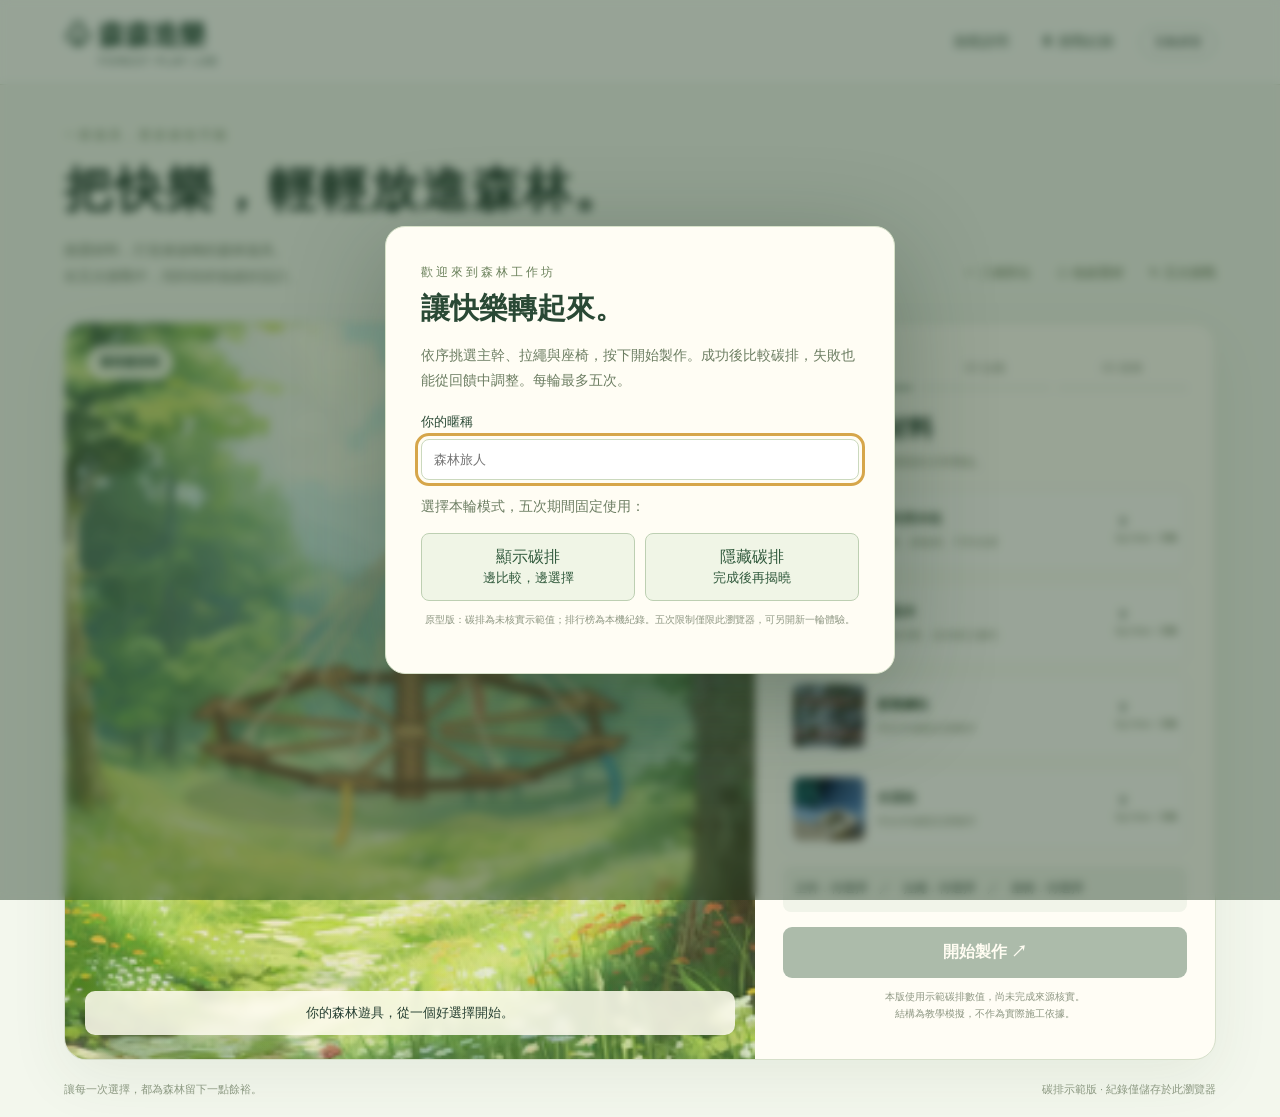
<file: index.html>
<!doctype html><html lang="zh-Hant"><meta charset="utf-8"><meta name="viewport" content="width=device-width,initial-scale=1"><title>森森造樂｜低碳遊具挑戰</title><link rel="stylesheet" href="style.css"><body><header><a class="brand" href="./">♧ 森森造樂 <small>FOREST PLAY LAB</small></a><nav><button onclick="showInfo()">遊戲說明</button><button onclick="showBoard()">♜ 挑戰紀錄</button><span class="pill">互動原型</span></nav></header><main><section class="intro"><span class="eyebrow">一座遊具，更多綠色可能</span><h1>把快樂，<br>輕輕放進森林。</h1><p>挑選材料，打造會旋轉的森林遊具。<br>在五次挑戰中，找到你的低碳好設計。</p><div class="tags"><span>✧ 三個部位</span><span>♧ 低碳選材</span><span>↻ 五次挑戰</span></div></section><section class="workspace"><div class="scene"><div class="scene-head"><span>森林建造區</span><span id="remaining">剩餘 5 / 5 次</span></div><svg viewBox="0 0 700 480" aria-label="旋轉遊具預覽"><defs><linearGradient id="wood"><stop stop-color="#65472f"/><stop offset=".5" stop-color="#af8857"/><stop offset="1" stop-color="#705237"/></linearGradient></defs><ellipse cx="350" cy="400" rx="230" ry="37" fill="#314b2f" opacity=".17"/><g id="structure"><path id="pole" d="M335 400 L340 100 Q350 87 360 100 L365 400Z" fill="url(#wood)" stroke="#705132" stroke-width="3"/><path d="M347 120L345 385M357 180L354 320" stroke="#d2b58a" opacity=".4" stroke-width="3"/><g id="ride"><g id="ropes" stroke="#d5c8a1" stroke-width="5" fill="none"><path d="M350 130L150 335M350 130L550 335M350 130L350 390M350 130L350 285"/></g><g id="seat" fill="#a38151" stroke="#674c31" stroke-width="4"><path d="M130 325L350 275L570 325L350 405Z"/><path d="M185 329L350 296L515 329L350 382Z" fill="#73975a"/><path d="M140 335L350 414L560 335" fill="none" stroke-width="13"/><path d="M350 285V399M142 330L557 330" stroke-width="9"/></g></g></g><g id="hammers" visibility="hidden" font-size="65"><image class="mallet mallet-one" href="mallet-cutout.png" x="190" y="170" width="125" height="105"/><image class="mallet mallet-two" href="mallet-cutout.png" x="420" y="270" width="125" height="105"/><image class="mallet mallet-three" href="mallet-cutout.png" x="290" y="320" width="125" height="105"/></g></svg><div id="sceneCaption" class="scene-caption">你的森林遊具，從一個好選擇開始。</div><div id="flash"></div></div><aside><div class="steps" id="steps"></div><h2 id="partTitle">選擇主幹材料</h2><p class="muted" id="partHint">撐起整座遊具，先從穩固的主幹開始。</p><div id="materials"></div><div class="summary" id="summary"></div><button id="build" class="primary" disabled onclick="build()">開始製作 ↗</button><p class="fine">本版使用示範碳排數值，尚未完成來源核實。<br>結構為教學模擬，不作為實際施工依據。</p></aside></section><footer><span>讓每一次選擇，都為森林留下一點餘裕。</span><span>碳排示範版 · 紀錄僅儲存於此瀏覽器</span></footer></main><dialog id="modal"></dialog><script src="app.js"></script></body></html>
</file>
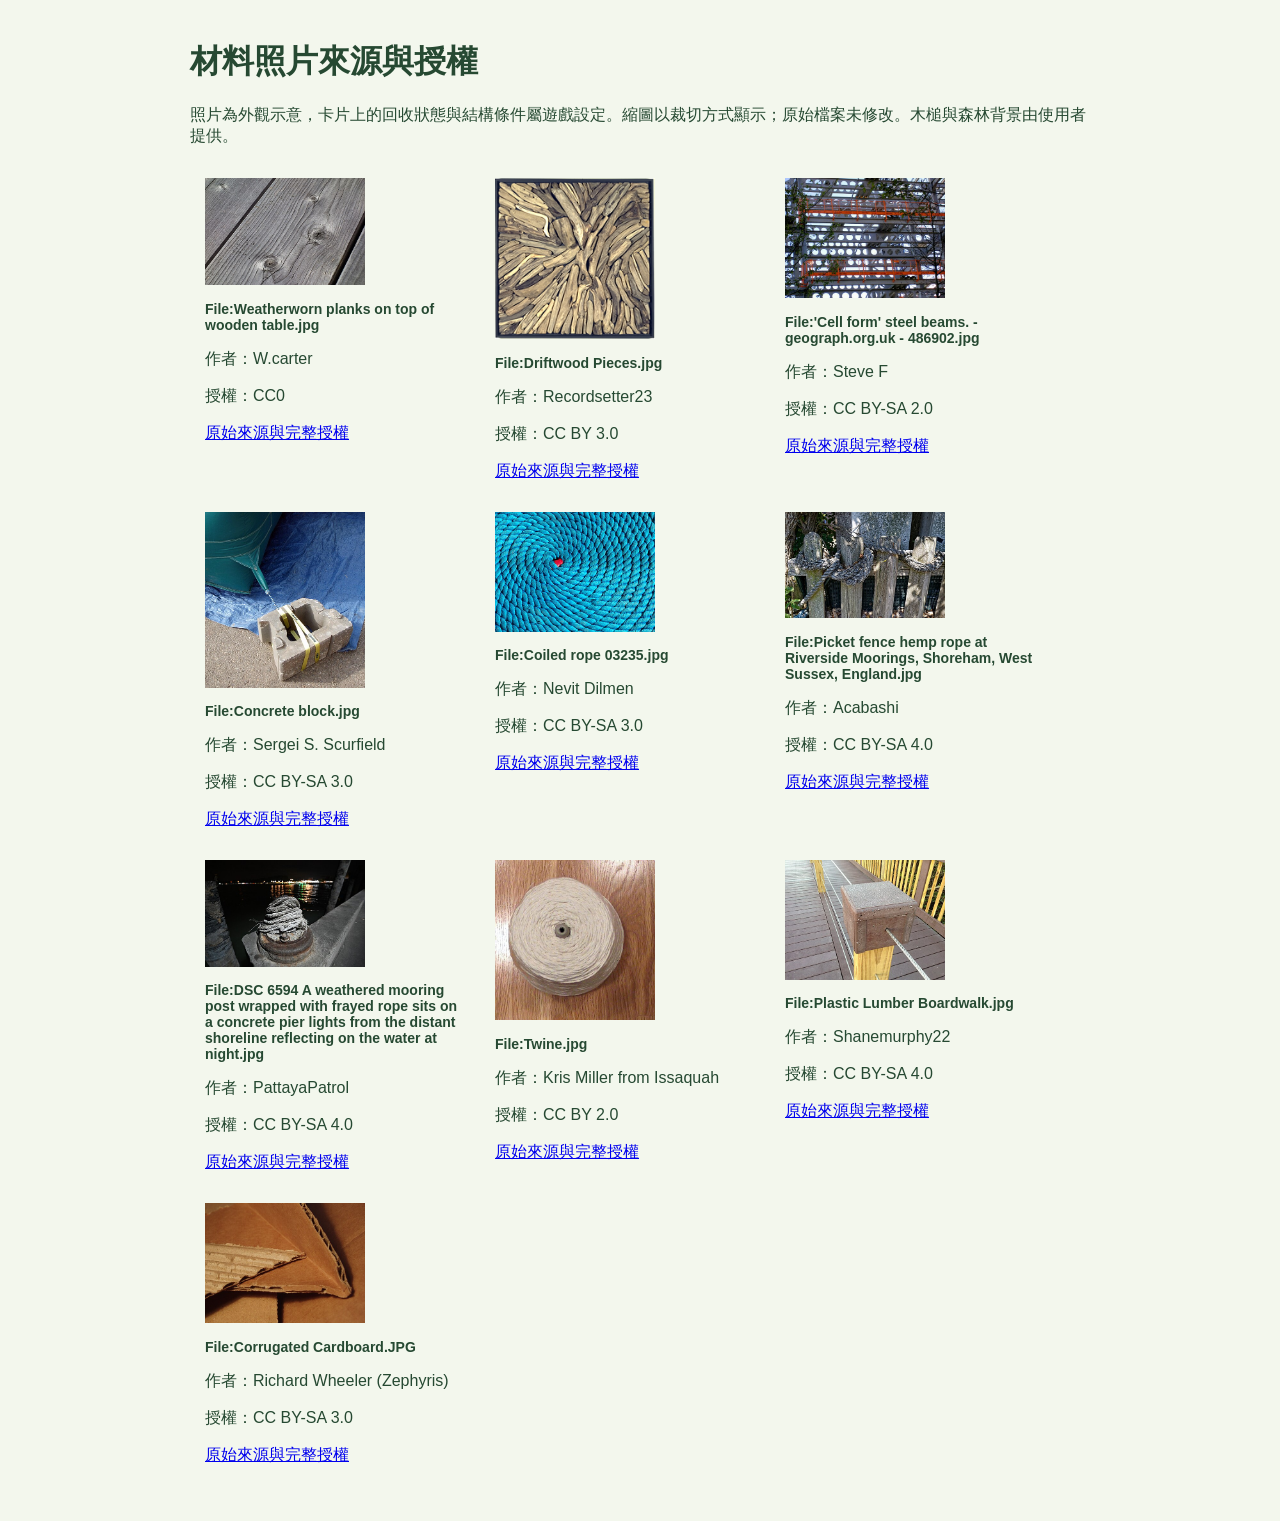
<file: credits.html>
<!doctype html><meta charset="utf-8"><title>材料照片來源</title><style>body{font:16px sans-serif;max-width:900px;margin:40px auto;background:#f3f7ed;color:#264932}article{display:inline-block;vertical-align:top;width:260px;padding:15px}h2{font-size:14px}p{overflow-wrap:anywhere}</style><h1>材料照片來源與授權</h1><p>照片為外觀示意，卡片上的回收狀態與結構條件屬遊戲設定。縮圖以裁切方式顯示；原始檔案未修改。木槌與森林背景由使用者提供。</p><article><img src="wood.jpg" width="160"><h2>File:Weatherworn planks on top of wooden table.jpg</h2><p>作者：W.carter</p><p>授權：CC0</p><a href="https://commons.wikimedia.org/wiki/File:Weatherworn_planks_on_top_of_wooden_table.jpg">原始來源與完整授權</a></article><article><img src="driftwood.jpg" width="160"><h2>File:Driftwood Pieces.jpg</h2><p>作者：Recordsetter23</p><p>授權：CC BY 3.0</p><a href="https://commons.wikimedia.org/wiki/File:Driftwood_Pieces.jpg">原始來源與完整授權</a></article><article><img src="steel.jpg" width="160"><h2>File:&#x27;Cell form&#x27; steel beams. - geograph.org.uk - 486902.jpg</h2><p>作者：Steve  F</p><p>授權：CC BY-SA 2.0</p><a href="https://commons.wikimedia.org/wiki/File:%27Cell_form%27_steel_beams._-_geograph.org.uk_-_486902.jpg">原始來源與完整授權</a></article><article><img src="concrete.jpg" width="160"><h2>File:Concrete block.jpg</h2><p>作者：Sergei S. Scurfield</p><p>授權：CC BY-SA 3.0</p><a href="https://commons.wikimedia.org/wiki/File:Concrete_block.jpg">原始來源與完整授權</a></article><article><img src="rope.jpg" width="160"><h2>File:Coiled rope 03235.jpg</h2><p>作者：Nevit Dilmen</p><p>授權：CC BY-SA 3.0</p><a href="https://commons.wikimedia.org/wiki/File:Coiled_rope_03235.jpg">原始來源與完整授權</a></article><article><img src="hemp.jpg" width="160"><h2>File:Picket fence hemp rope at Riverside Moorings, Shoreham, West Sussex, England.jpg</h2><p>作者：Acabashi</p><p>授權：CC BY-SA 4.0</p><a href="https://commons.wikimedia.org/wiki/File:Picket_fence_hemp_rope_at_Riverside_Moorings,_Shoreham,_West_Sussex,_England.jpg">原始來源與完整授權</a></article><article><img src="oldrope.jpg" width="160"><h2>File:DSC 6594 A weathered mooring post wrapped with frayed rope sits on a concrete pier lights from the distant shoreline reflecting on the water at night.jpg</h2><p>作者：PattayaPatrol</p><p>授權：CC BY-SA 4.0</p><a href="https://commons.wikimedia.org/wiki/File:DSC_6594_A_weathered_mooring_post_wrapped_with_frayed_rope_sits_on_a_concrete_pier_lights_from_the_distant_shoreline_reflecting_on_the_water_at_night.jpg">原始來源與完整授權</a></article><article><img src="paperrope.jpg" width="160"><h2>File:Twine.jpg</h2><p>作者：Kris Miller from Issaquah</p><p>授權：CC BY 2.0</p><a href="https://commons.wikimedia.org/wiki/File:Twine.jpg">原始來源與完整授權</a></article><article><img src="plastic.jpg" width="160"><h2>File:Plastic Lumber Boardwalk.jpg</h2><p>作者：Shanemurphy22</p><p>授權：CC BY-SA 4.0</p><a href="https://commons.wikimedia.org/wiki/File:Plastic_Lumber_Boardwalk.jpg">原始來源與完整授權</a></article><article><img src="cardboard.jpg" width="160"><h2>File:Corrugated Cardboard.JPG</h2><p>作者：Richard Wheeler (Zephyris)</p><p>授權：CC BY-SA 3.0</p><a href="https://commons.wikimedia.org/wiki/File:Corrugated_Cardboard.JPG">原始來源與完整授權</a></article>
</file>
<file: style.css>
*{box-sizing:border-box}body{margin:0;background:#f3f7ed;color:#263f32;font-family:'PingFang TC','Microsoft JhengHei',sans-serif}button,input{font:inherit}button{cursor:pointer}button:focus-visible,input:focus-visible{outline:3px solid #d6a64a;outline-offset:3px}header{height:85px;border-bottom:1px solid #d9e1d1;display:flex;align-items:center;justify-content:space-between;padding:0 5vw;background:#fbfcf7}.brand{font-family:serif;font-weight:bold;font-size:27px;color:#254936;text-decoration:none}.brand small{font:10px sans-serif;letter-spacing:2px;display:block;margin-left:35px;margin-top:3px}nav{display:flex;gap:20px;align-items:center}nav button{border:0;background:none;color:#44604c;font-size:14px}.pill{font-size:12px;border:1px solid #bccbb6;border-radius:30px;padding:7px 13px}main{max-width:1440px;margin:auto;padding:40px 5vw 20px}.intro{position:relative;margin-bottom:32px}.eyebrow{font-size:12px;letter-spacing:3px;color:#6c825c}h1{font-family:'Songti TC',serif;font-size:48px;line-height:1.35;font-weight:600;letter-spacing:3px;margin:14px 0}h1 br{display:none}.intro p{font-size:14px;line-height:1.9;color:#6b7c65}.tags{position:absolute;bottom:8px;right:0;display:flex;gap:25px;font-size:13px;color:#60734e}.workspace{display:grid;grid-template-columns:1.5fr 1fr;border-radius:22px;overflow:hidden;background:#fffdf5;box-shadow:0 18px 60px #35512b13;border:1px solid #d6dfca}.scene{position:relative;min-height:600px;background:linear-gradient(0deg,#68894726,#eafff014),url('forest.png') center/cover}.scene:before{content:'';position:absolute;inset:0;background:linear-gradient(90deg,transparent,#e9f3d91c)}.scene svg{width:100%;position:absolute;top:80px;left:0;filter:drop-shadow(0 7px 3px #243b3033)}.scene-head{display:flex;justify-content:space-between;position:relative;padding:22px;color:#2d513a;font-size:12px;font-weight:600}.scene-head span{background:#f8fcecdb;padding:9px 13px;border-radius:20px}.scene-caption{position:absolute;bottom:24px;left:20px;right:20px;text-align:center;font-size:13px;background:#fffdf0d9;padding:13px;border-radius:10px;backdrop-filter:blur(5px)}aside{padding:27px 28px}.steps{display:flex;gap:8px}.steps button{flex:1;border:0;border-bottom:2px solid #dbe2d3;padding:10px 0;background:none;color:#8b9783;font-size:12px}.steps button.active{color:#315d40;border-color:#315d40;font-weight:bold}.steps button.done:after{content:' ✓'}h2{font-family:serif;font-size:25px;margin:23px 0 8px}.muted{font-size:12px;color:#859078;line-height:1.6;margin:0 0 16px}.material{width:100%;text-align:left;display:flex;gap:12px;align-items:center;background:#fffef9;border:1px solid #e1e6d7;border-radius:10px;padding:12px;margin-bottom:9px;color:#334c36}.material.selected{background:#eaf1df;border:1.5px solid #608345;box-shadow:0 0 0 2px #60834512}.material .icon{font-size:26px;width:39px;text-align:center}.material b{display:block;font-size:14px;margin-bottom:4px}.material small{font-size:11px;color:#839075}.material .carbon{margin-left:auto;white-space:nowrap;font-size:13px;font-weight:bold}.material .carbon small{display:block;text-align:right;font-size:9px}.summary{font-size:12px;line-height:1.8;background:#f1f4e9;padding:12px;border-radius:8px;margin-top:15px}.primary{background:#315a3d;color:#fffbed;border:0;border-radius:9px;padding:15px 20px;width:100%;font-weight:600;margin-top:15px}.primary:hover{background:#244b30}.primary:disabled{opacity:.4;cursor:not-allowed}.fine{font-size:10px;line-height:1.7;color:#8e9783;text-align:center}footer{display:flex;justify-content:space-between;gap:15px;font-size:11px;color:#8c9982;padding-top:22px}dialog{border:1px solid #d8e2ca;background:#fffdf4;color:#2a4935;max-width:510px;width:calc(100% - 32px);padding:35px;border-radius:20px;box-shadow:0 25px 100px #17321d55}dialog::backdrop{background:#17321d70;backdrop-filter:blur(5px)}dialog h2{margin-top:8px;font-size:29px}dialog p{line-height:1.8;font-size:14px;color:#6d7e63}dialog label{display:block;margin-top:20px;font-size:13px}dialog input{width:100%;padding:12px;border:1px solid #cbd9be;border-radius:8px;margin-top:8px;background:#fff}dialog .choices{display:flex;gap:10px;margin-top:12px}.choices button{width:50%;padding:13px;border:1px solid #bdcfb2;background:#f0f5e6;border-radius:8px;color:#315a3d}.big{font:48px Georgia,serif;color:#315a3d}.row{display:flex;justify-content:space-between;padding:12px 0;border-bottom:1px solid #e2e6d8;font-size:13px}.secondary{width:100%;padding:12px;border:1px solid #c7d3bb;background:none;border-radius:8px;margin-top:10px;color:#43623c}#flash{pointer-events:none;position:absolute;inset:0;background:white;opacity:0}.building #flash{animation:flash 3s}.building #hammers{visibility:visible;animation:hammer .35s infinite alternate}.success #ride{transform-origin:350px 335px;animation:spin 3s linear infinite}.failed #structure{transform-origin:350px 400px;animation:fall 1.3s forwards}@keyframes spin{0%,100%{transform:scaleX(1)}50%{transform:scaleX(-1)}}@keyframes fall{to{transform:rotate(65deg) translateY(30px);opacity:.7}}@keyframes flash{0%,100%{opacity:0}15%,85%{opacity:.65}}@keyframes hammer{to{transform:translate(12px,-15px) rotate(3deg)}}@media(max-width:800px){header{padding:16px;height:auto}.brand{font-size:23px}nav{gap:8px}.pill{display:none}main{padding:25px 16px}.tags{position:static;margin-top:20px;gap:16px}h1{font-size:34px}h1 br{display:block}.workspace{grid-template-columns:1fr}.scene{min-height:440px}.scene svg{top:30px;height:350px}aside{padding:24px}footer{flex-direction:column;line-height:1.6}}@media(prefers-reduced-motion:reduce){*,*:before,*:after{animation-duration:.01ms!important;animation-iteration-count:1!important}}
/* Rotation is rendered with projected 3D coordinates in app.js. */
.success #ride{animation:none;transform:none}.scene svg{overflow:visible}
.material-photo{width:72px;height:64px;object-fit:cover;border-radius:7px;background:#eee9da;flex-shrink:0}.material{padding:9px;gap:12px}.material b{font-size:13px}.material small{line-height:1.5}.building #hammers{animation:none}.mallet{mix-blend-mode:multiply;transform-box:fill-box;transform-origin:80% 50%}.building .mallet{animation:mallet-strike .48s ease-in-out infinite alternate}.building .mallet-two{animation-delay:-.18s}.building .mallet-three{animation-delay:-.32s}@keyframes mallet-strike{from{transform:rotate(-28deg) translateY(-14px)}to{transform:rotate(12deg) translateY(8px)}}

.mallet{mix-blend-mode:normal}.material-photo{object-position:center}
</file>
